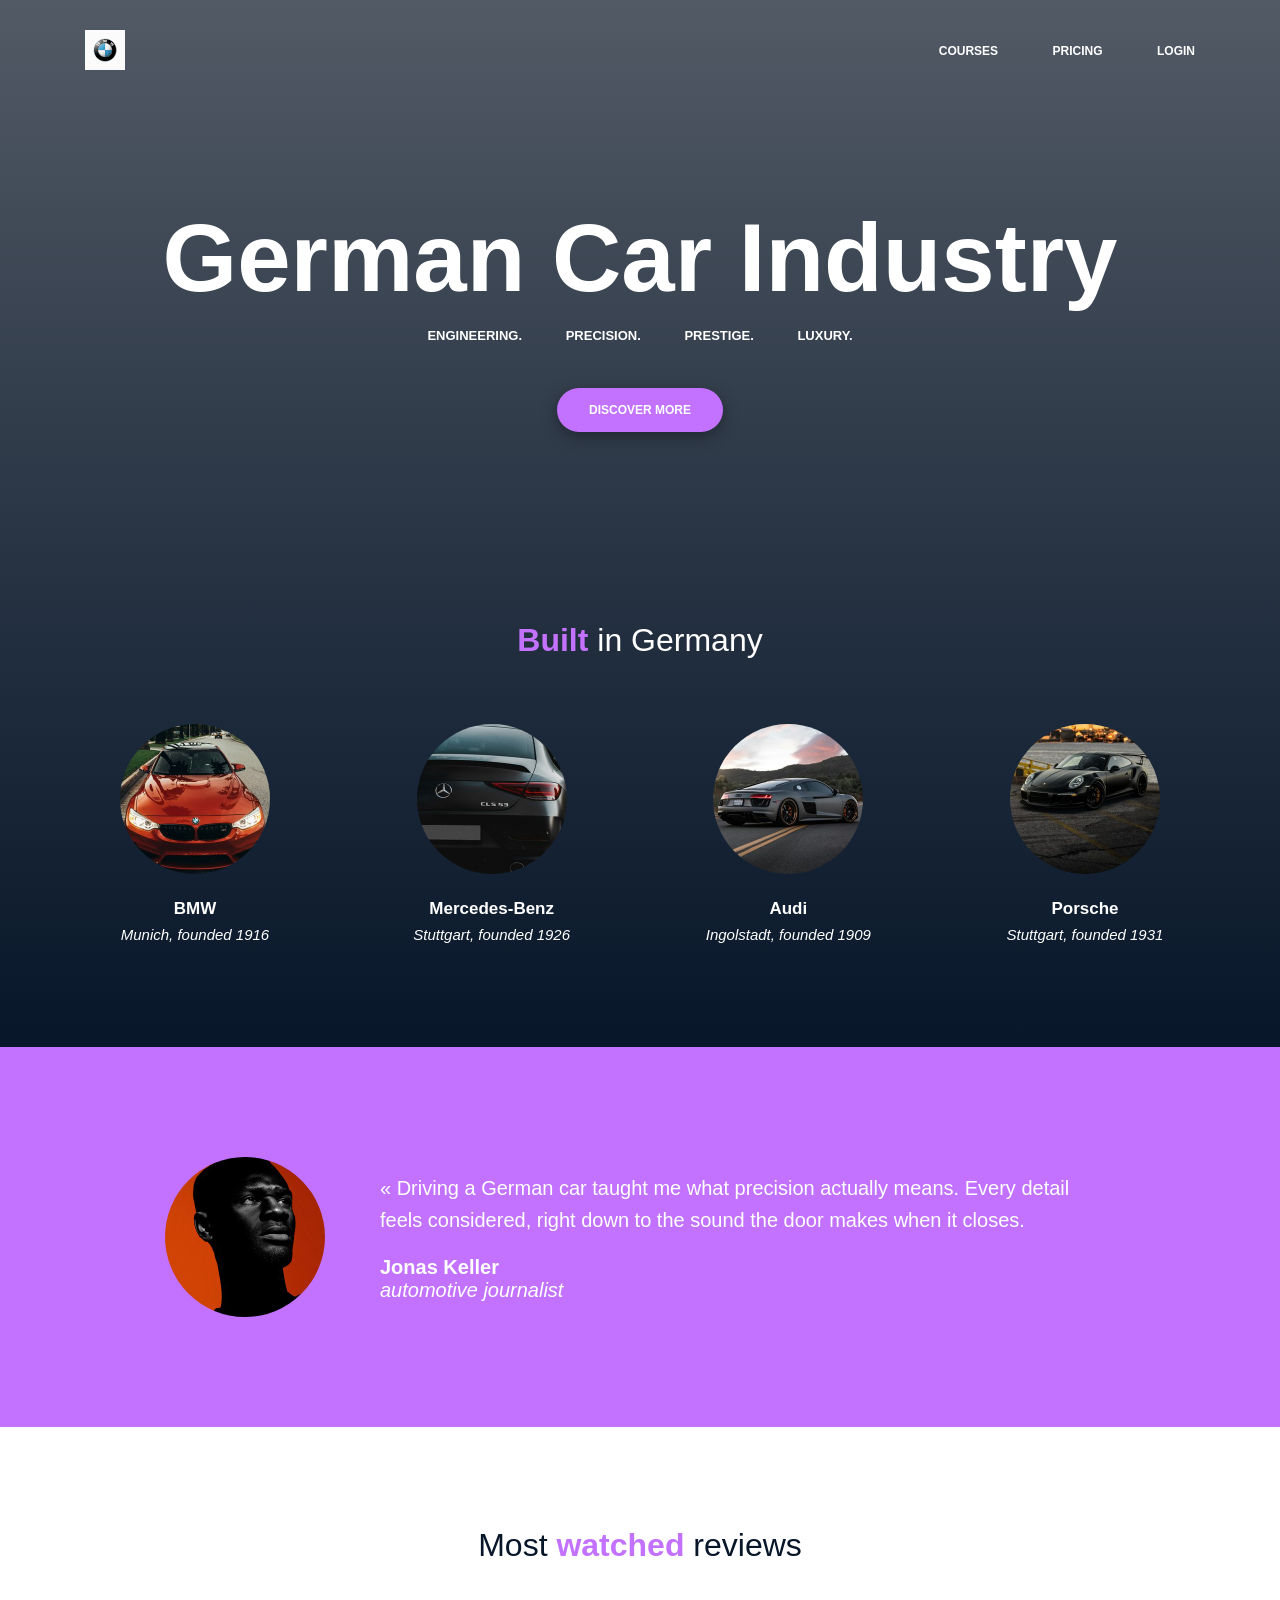
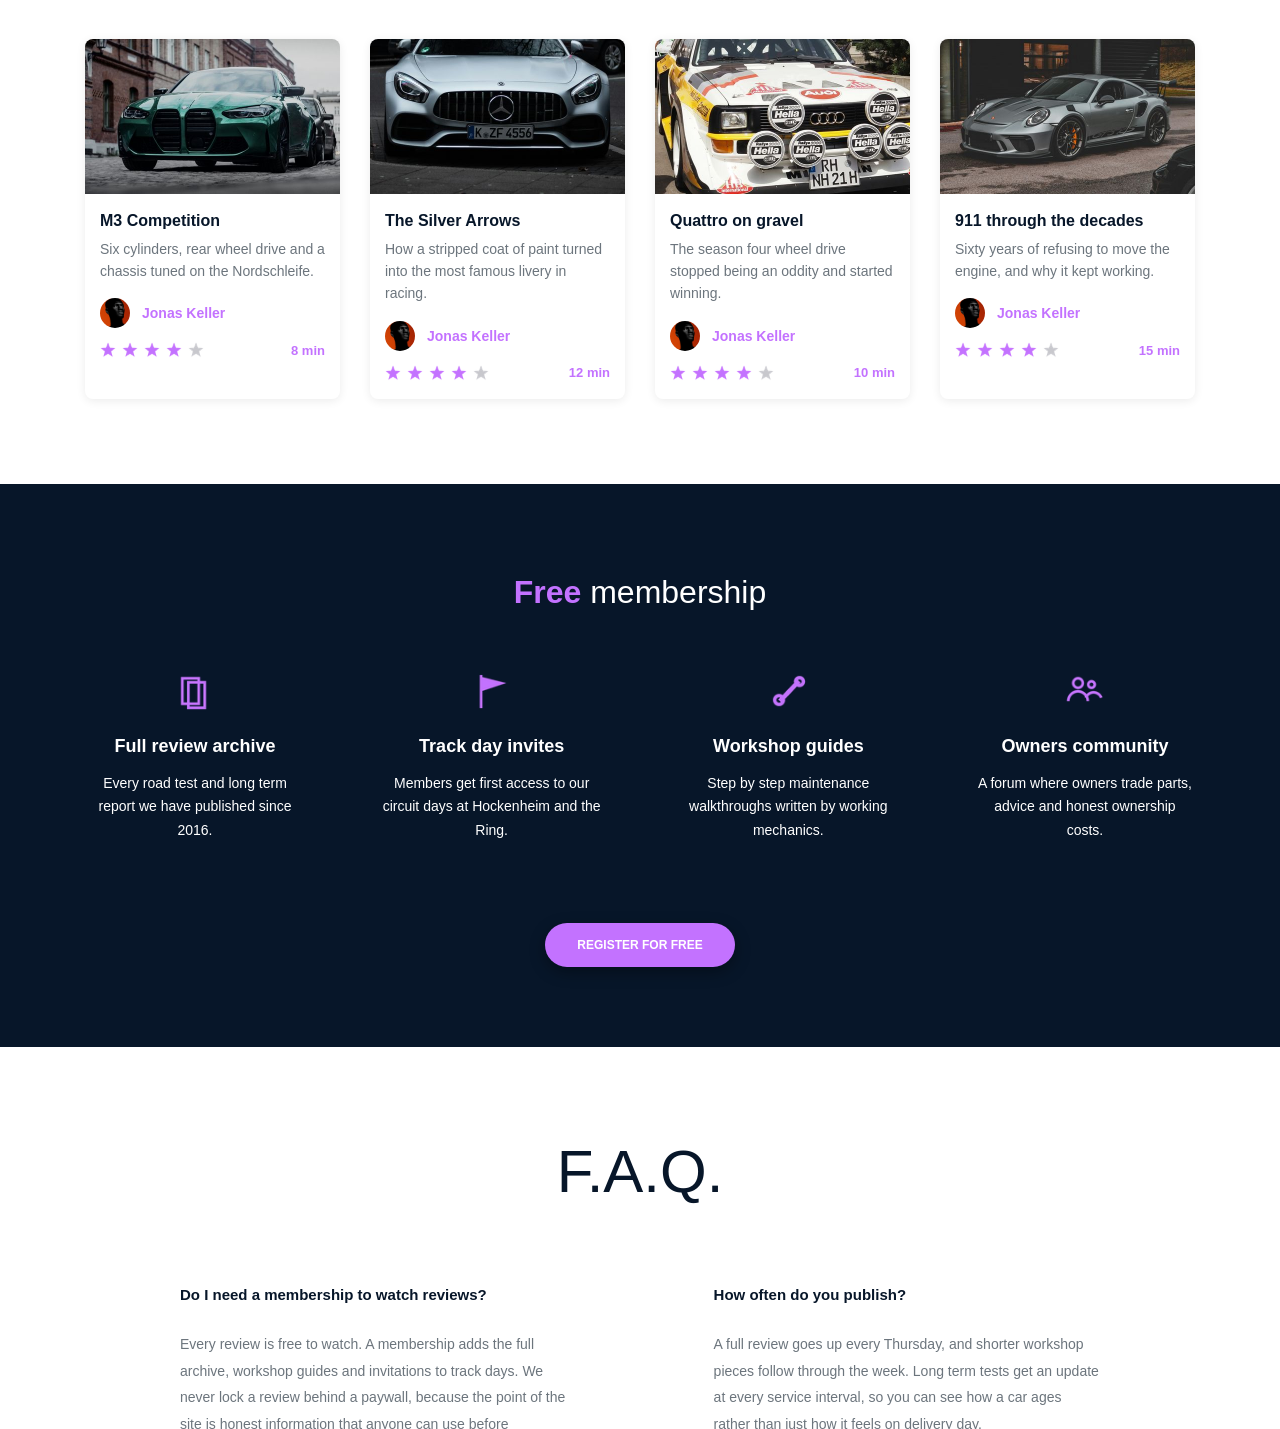
<file: index.html>
<!DOCTYPE html>
<html lang="en">
	<head>
		<title>SmileCar</title>
		<meta charset="UTF-8">
		<meta name="viewport" content="width=device-width, initial-scale=1">
		<meta http-equiv="refresh" content="0; url=css_advanced/">
	</head>
	<body>
		<p>Redirecting to <a href="css_advanced/">SmileCar</a>.</p>
	</body>
</html>
</file>
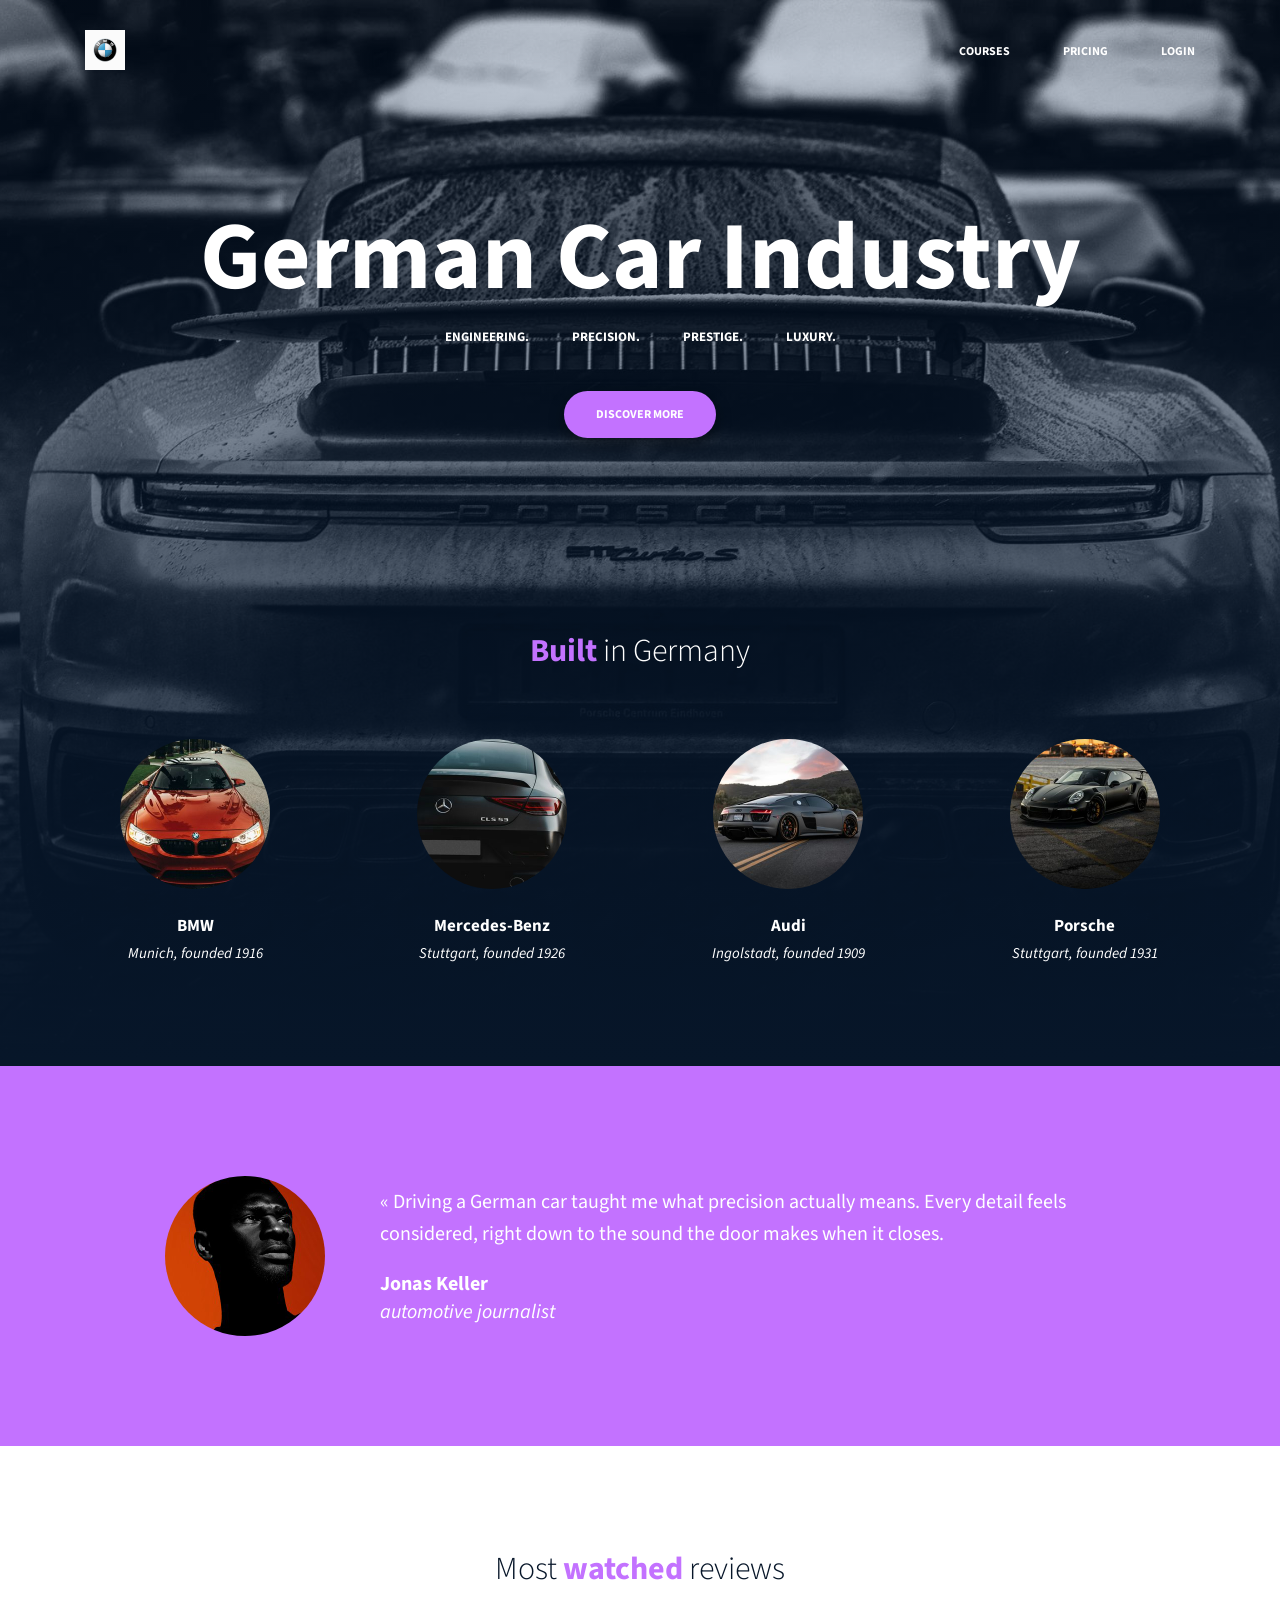
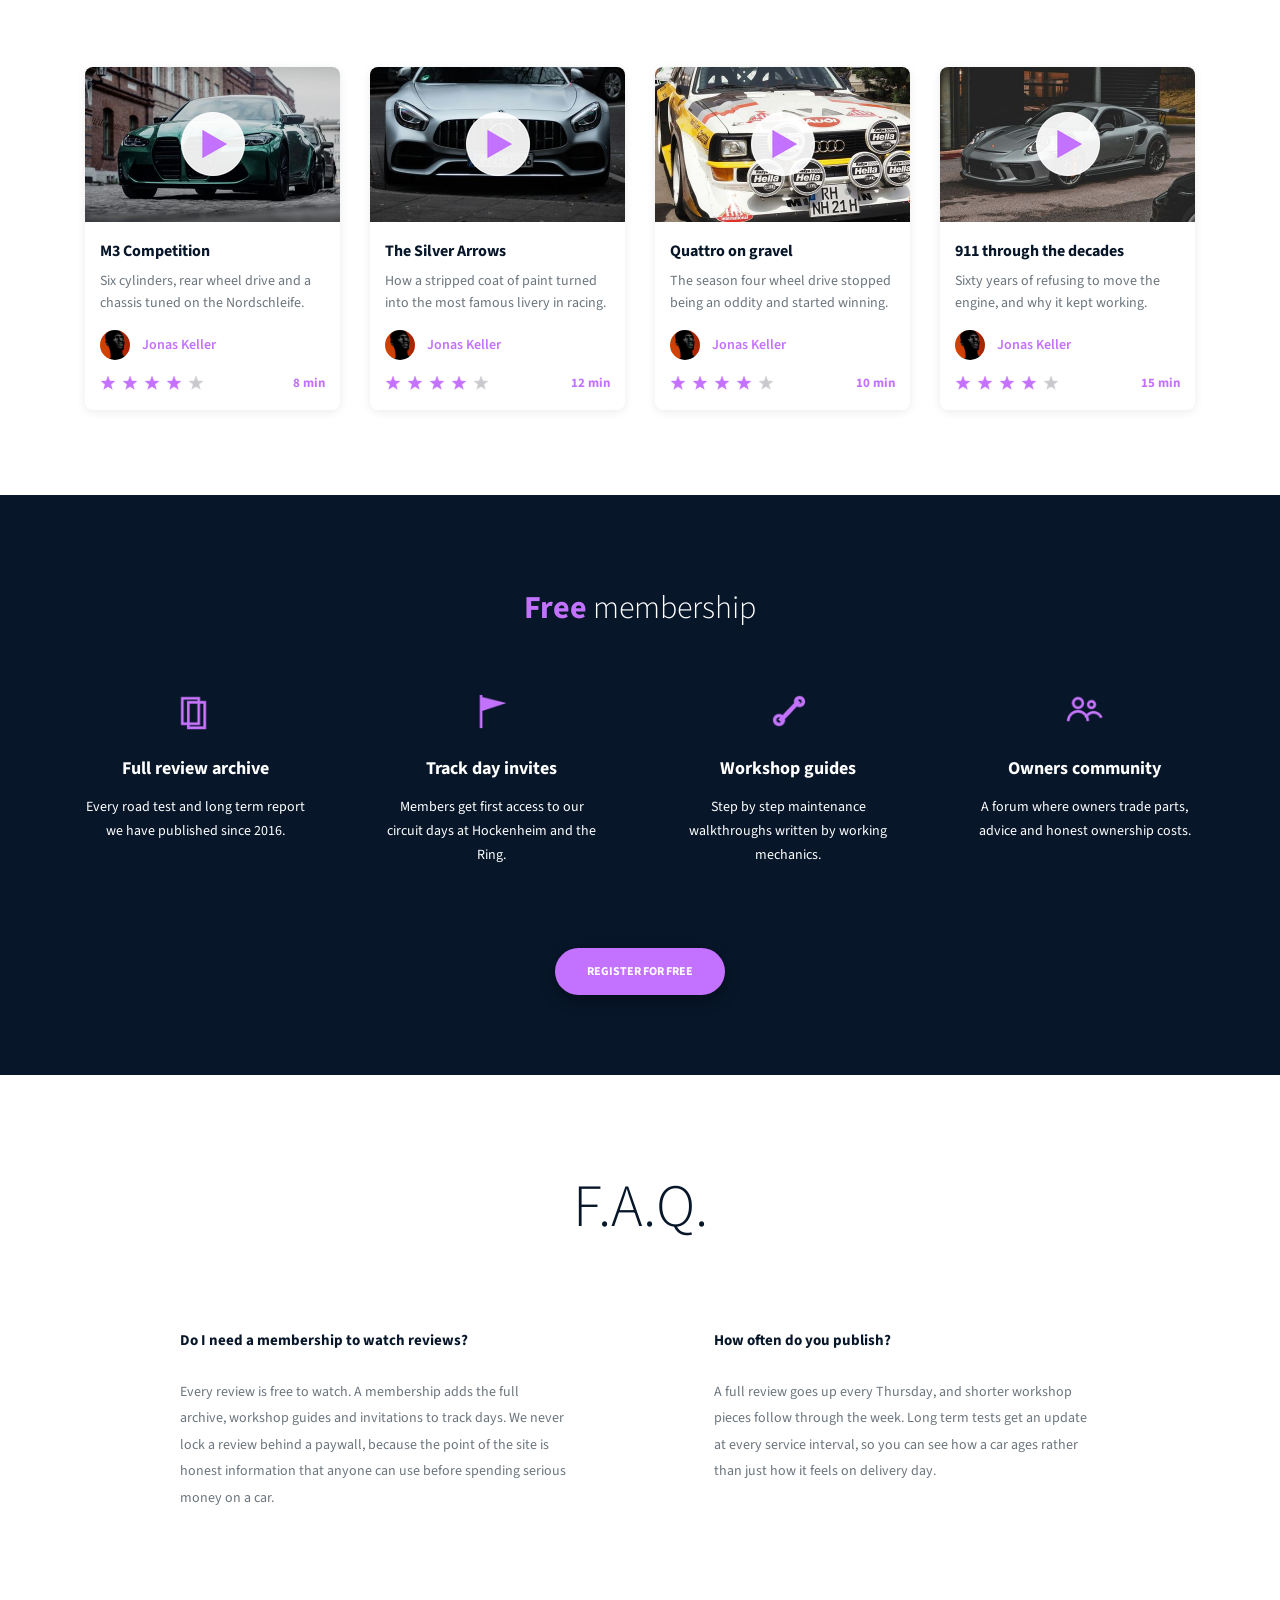
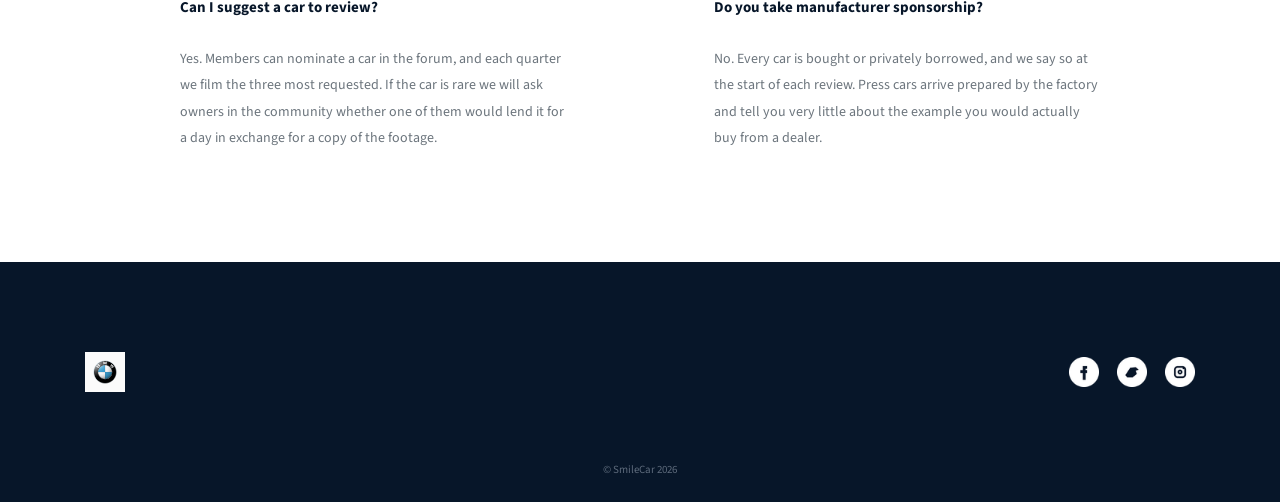
<file: css_advanced/index.html>
<!DOCTYPE html>
<html lang="en">
	<head>
		<title>SmileCar</title>
		<meta charset="UTF-8">
		<meta name="viewport" content="width=device-width, initial-scale=1">
		<link rel="stylesheet" href="styles.css">
	</head>
	<body>
		<header>
			<div class="header-bar">
				<a href="#" class="logo">
					<img src="images/logo.png" alt="SmileCar">
				</a>
				<div class="nav">
					<a href="#">COURSES</a>
					<a href="#">PRICING</a>
					<a href="#">LOGIN</a>
				</div>
			</div>
		</header>
		<main>
			<section class="hero">
				<div class="hero-intro">
					<h1>German Car Industry</h1>
					<p>Engineering. Precision. Prestige. Luxury.</p>
					<button class="btn">DISCOVER MORE</button>
				</div>
				<div class="container">
					<h2><span>Built</span> in Germany</h2>
					<div class="people">
						<div class="person">
							<img src="images/brand-1.jpg" alt="Orange BMW M3">
							<h3>BMW</h3>
							<p>Munich, founded 1916</p>
						</div>
						<div class="person">
							<img src="images/brand-2.jpg" alt="Mercedes-Benz CLS 53 from behind">
							<h3>Mercedes-Benz</h3>
							<p>Stuttgart, founded 1926</p>
						</div>
						<div class="person">
							<img src="images/brand-3.jpg" alt="Audi R8 at sunset">
							<h3>Audi</h3>
							<p>Ingolstadt, founded 1909</p>
						</div>
						<div class="person">
							<img src="images/brand-4.jpg" alt="Black Porsche 911 GT3 RS">
							<h3>Porsche</h3>
							<p>Stuttgart, founded 1931</p>
						</div>
					</div>
				</div>
			</section>
			<section class="quote">
				<div class="container quote-inner">
					<img src="images/reviewer.jpg" alt="Jonas Keller">
					<div>
						<blockquote>&laquo; Driving a German car taught me what precision actually means. Every detail feels considered, right down to the sound the door makes when it closes.</blockquote>
						<p class="quote-name">Jonas Keller</p>
						<p class="quote-role">automotive journalist</p>
					</div>
				</div>
			</section>
			<section class="videos">
				<h1 class="section-title">Most <span>watched</span> reviews</h1>
				<div class="container video-list">
					<div class="video-card">
						<img class="video-thumb" src="images/video-1.jpg" alt="Green BMW M3 Competition on a cobbled street">
						<h2>M3 Competition</h2>
						<p>Six cylinders, rear wheel drive and a chassis tuned on the Nordschleife.</p>
						<div class="author">
							<img src="images/reviewer.jpg" alt="Jonas Keller">
							<h3>Jonas Keller</h3>
						</div>
						<div class="rating">
							<div class="stars">
								<img src="images/star.png" alt="star">
								<img src="images/star.png" alt="star">
								<img src="images/star.png" alt="star">
								<img src="images/star.png" alt="star">
								<img src="images/star-empty.png" alt="star">
							</div>
							<p>8 min</p>
						</div>
					</div>
					<div class="video-card">
						<img class="video-thumb" src="images/video-2.jpg" alt="Silver Mercedes-AMG GT, front view">
						<h2>The Silver Arrows</h2>
						<p>How a stripped coat of paint turned into the most famous livery in racing.</p>
						<div class="author">
							<img src="images/reviewer.jpg" alt="Jonas Keller">
							<h3>Jonas Keller</h3>
						</div>
						<div class="rating">
							<div class="stars">
								<img src="images/star.png" alt="star">
								<img src="images/star.png" alt="star">
								<img src="images/star.png" alt="star">
								<img src="images/star.png" alt="star">
								<img src="images/star-empty.png" alt="star">
							</div>
							<p>12 min</p>
						</div>
					</div>
					<div class="video-card">
						<img class="video-thumb" src="images/video-3.jpg" alt="Audi Sport quattro S1 rally car">
						<h2>Quattro on gravel</h2>
						<p>The season four wheel drive stopped being an oddity and started winning.</p>
						<div class="author">
							<img src="images/reviewer.jpg" alt="Jonas Keller">
							<h3>Jonas Keller</h3>
						</div>
						<div class="rating">
							<div class="stars">
								<img src="images/star.png" alt="star">
								<img src="images/star.png" alt="star">
								<img src="images/star.png" alt="star">
								<img src="images/star.png" alt="star">
								<img src="images/star-empty.png" alt="star">
							</div>
							<p>10 min</p>
						</div>
					</div>
					<div class="video-card">
						<img class="video-thumb" src="images/video-4.jpg" alt="Silver Porsche 911 GT3 RS">
						<h2>911 through the decades</h2>
						<p>Sixty years of refusing to move the engine, and why it kept working.</p>
						<div class="author">
							<img src="images/reviewer.jpg" alt="Jonas Keller">
							<h3>Jonas Keller</h3>
						</div>
						<div class="rating">
							<div class="stars">
								<img src="images/star.png" alt="star">
								<img src="images/star.png" alt="star">
								<img src="images/star.png" alt="star">
								<img src="images/star.png" alt="star">
								<img src="images/star-empty.png" alt="star">
							</div>
							<p>15 min</p>
						</div>
					</div>
				</div>
			</section>
			<section class="membership">
				<h1 class="section-title"><span>Free</span> membership</h1>
				<div class="container member-list">
					<div class="member">
						<img src="images/member-1.png" alt="Magazine icon">
						<h2>Full review archive</h2>
						<p>Every road test and long term report we have published since 2016.</p>
					</div>
					<div class="member">
						<img src="images/member-2.png" alt="Flag icon">
						<h2>Track day invites</h2>
						<p>Members get first access to our circuit days at Hockenheim and the Ring.</p>
					</div>
					<div class="member">
						<img src="images/member-3.png" alt="Spanner icon">
						<h2>Workshop guides</h2>
						<p>Step by step maintenance walkthroughs written by working mechanics.</p>
					</div>
					<div class="member">
						<img src="images/member-4.png" alt="People icon">
						<h2>Owners community</h2>
						<p>A forum where owners trade parts, advice and honest ownership costs.</p>
					</div>
				</div>
				<button class="btn">REGISTER FOR FREE</button>
			</section>
			<section class="faq">
				<h1>F.A.Q.</h1>
				<div class="faq-grid">
					<div class="faq-row">
						<div class="faq-item">
							<h2>Do I need a membership to watch reviews?</h2>
							<p>Every review is free to watch. A membership adds the full archive, workshop guides and invitations to track days. We never lock a review behind a paywall, because the point of the site is honest information that anyone can use before spending serious money on a car.</p>
						</div>
						<div class="faq-item">
							<h2>How often do you publish?</h2>
							<p>A full review goes up every Thursday, and shorter workshop pieces follow through the week. Long term tests get an update at every service interval, so you can see how a car ages rather than just how it feels on delivery day.</p>
						</div>
					</div>
					<div class="faq-row">
						<div class="faq-item">
							<h2>Can I suggest a car to review?</h2>
							<p>Yes. Members can nominate a car in the forum, and each quarter we film the three most requested. If the car is rare we will ask owners in the community whether one of them would lend it for a day in exchange for a copy of the footage.</p>
						</div>
						<div class="faq-item">
							<h2>Do you take manufacturer sponsorship?</h2>
							<p>No. Every car is bought or privately borrowed, and we say so at the start of each review. Press cars arrive prepared by the factory and tell you very little about the example you would actually buy from a dealer.</p>
						</div>
					</div>
				</div>
			</section>
		</main>
		<footer>
			<div class="container">
				<div class="footer-bar">
					<img src="images/logo.png" alt="SmileCar">
					<div class="socials">
						<a href="#">
							<img src="images/facebook.png" alt="Facebook">
						</a>
						<a href="#">
							<img src="images/twitter.png" alt="Twitter">
						</a>
						<a href="#">
							<img src="images/instagram.png" alt="Instagram">
						</a>
					</div>
				</div>
				<p>&copy; SmileCar 2026</p>
			</div>
		</footer>
	</body>
</html>
</file>
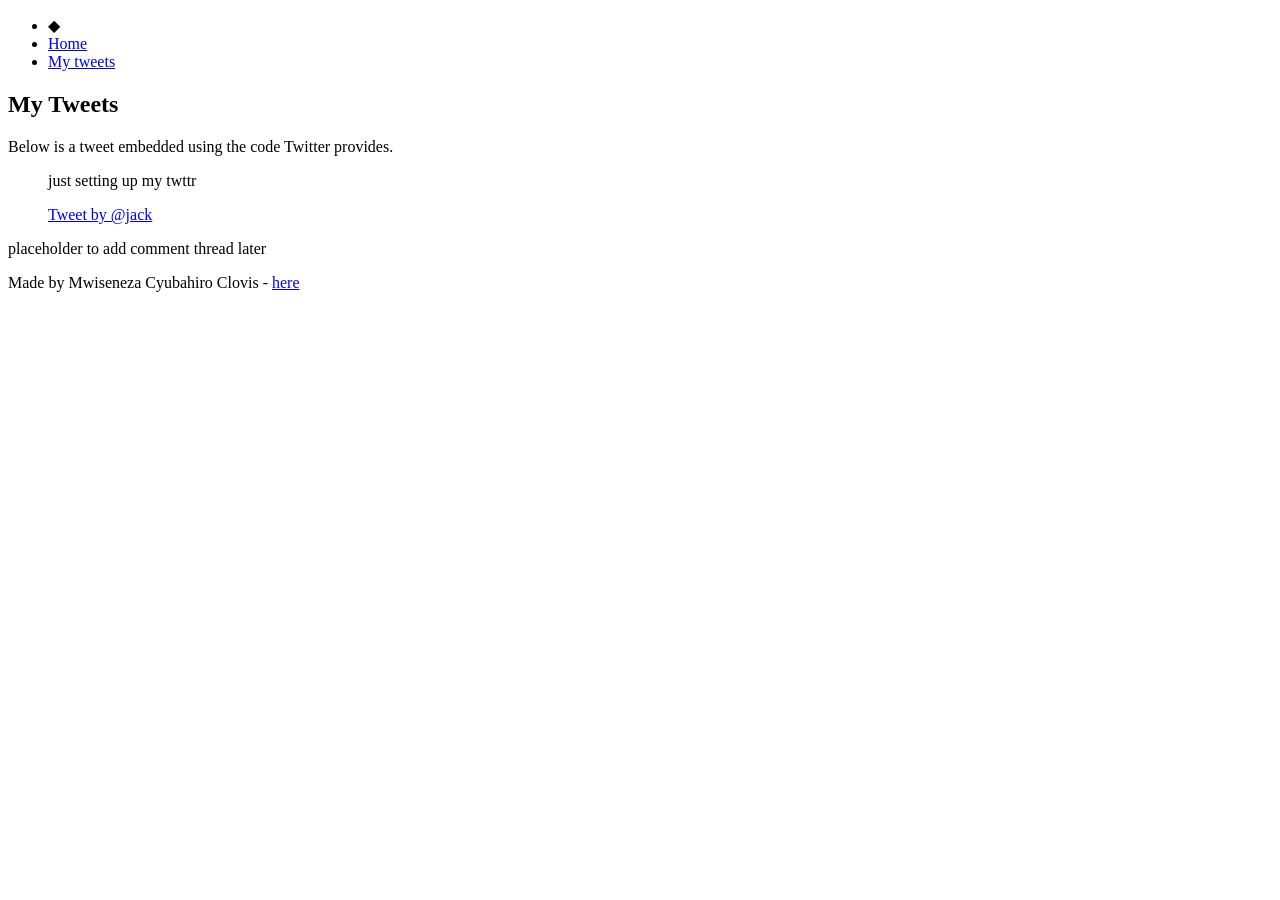
<file: css_basic/tweets.html>
<!DOCTYPE html>
<html lang="en">
	<head>
		<title> My Tweets </title>
		<meta charset="UTF-8">
	</head>
	<body>
		<header>
			<ul>
				<li class="logo">&#9670;</li>
				<li><a href="index.html">Home</a></li>
				<li><a href="tweets.html">My tweets</a></li>
			</ul>
		</header>

		<main>
			<article>
				<h1> My Tweets </h1>
				<p> Below is a tweet embedded using the code Twitter provides. </p>

				<blockquote class="twitter-tweet">
					<p lang="en" dir="ltr">just setting up my twttr</p>
					<a href="https://twitter.com/jack/status/20">Tweet by @jack</a>
				</blockquote>
				<script async src="https://platform.twitter.com/widgets.js"></script>
			</article>

			<aside>
				<p>placeholder to add comment thread later</p>
			</aside>
		</main>

		<footer>
			<p>Made by Mwiseneza Cyubahiro Clovis - <a href="https://www.alueducation.com/" target="_blank">here</a></p>
		</footer>
	</body>
</html>
</file>
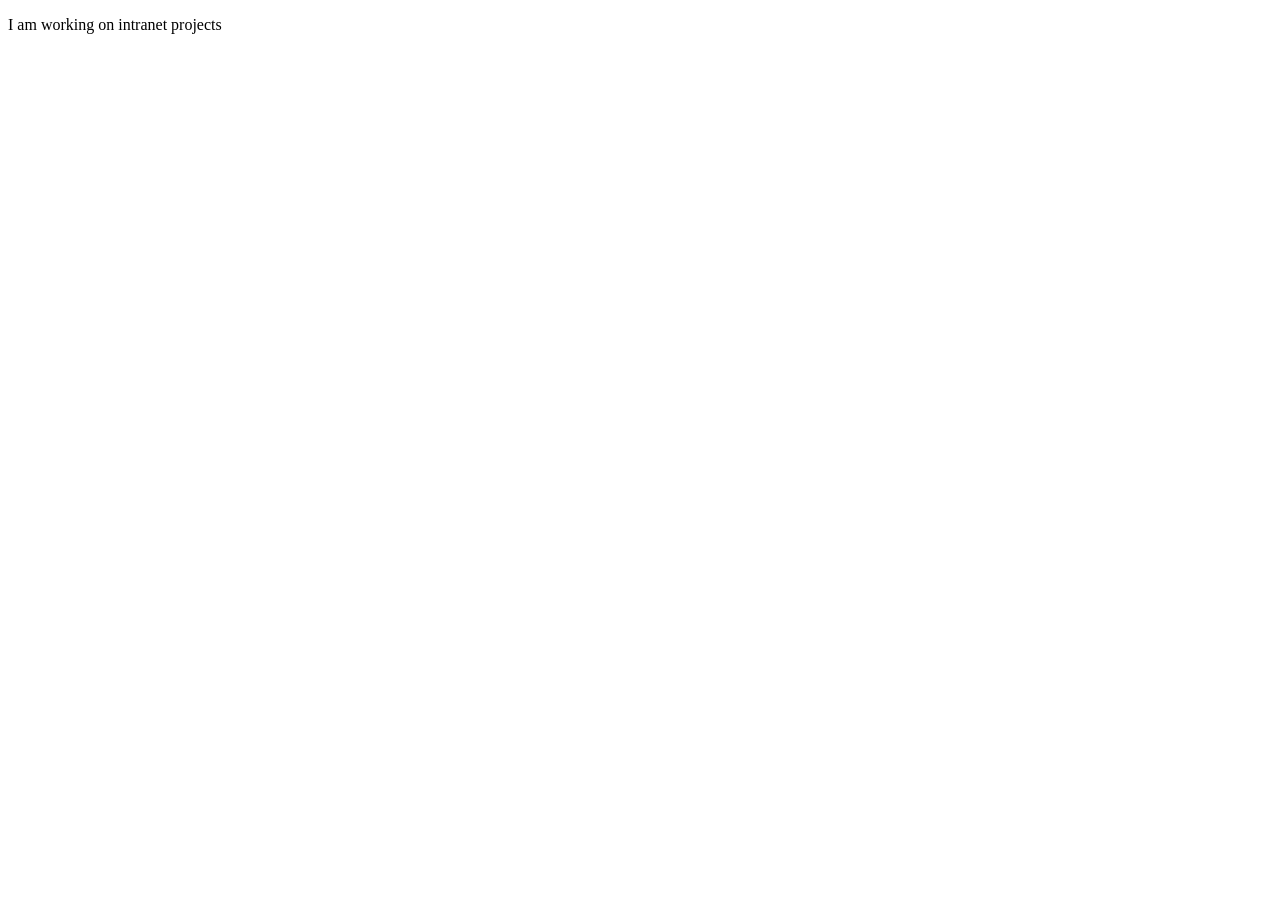
<file: html_basic/base_index.html>
<!DOCTYPE html>
<html lang="en">
                <head>
                        <title> My First Website </title>
                        <meta charset="UTF-8">
                </head>
                <body>
                        <p> I am working on intranet projects </P>
                </body>
</html>
</file>
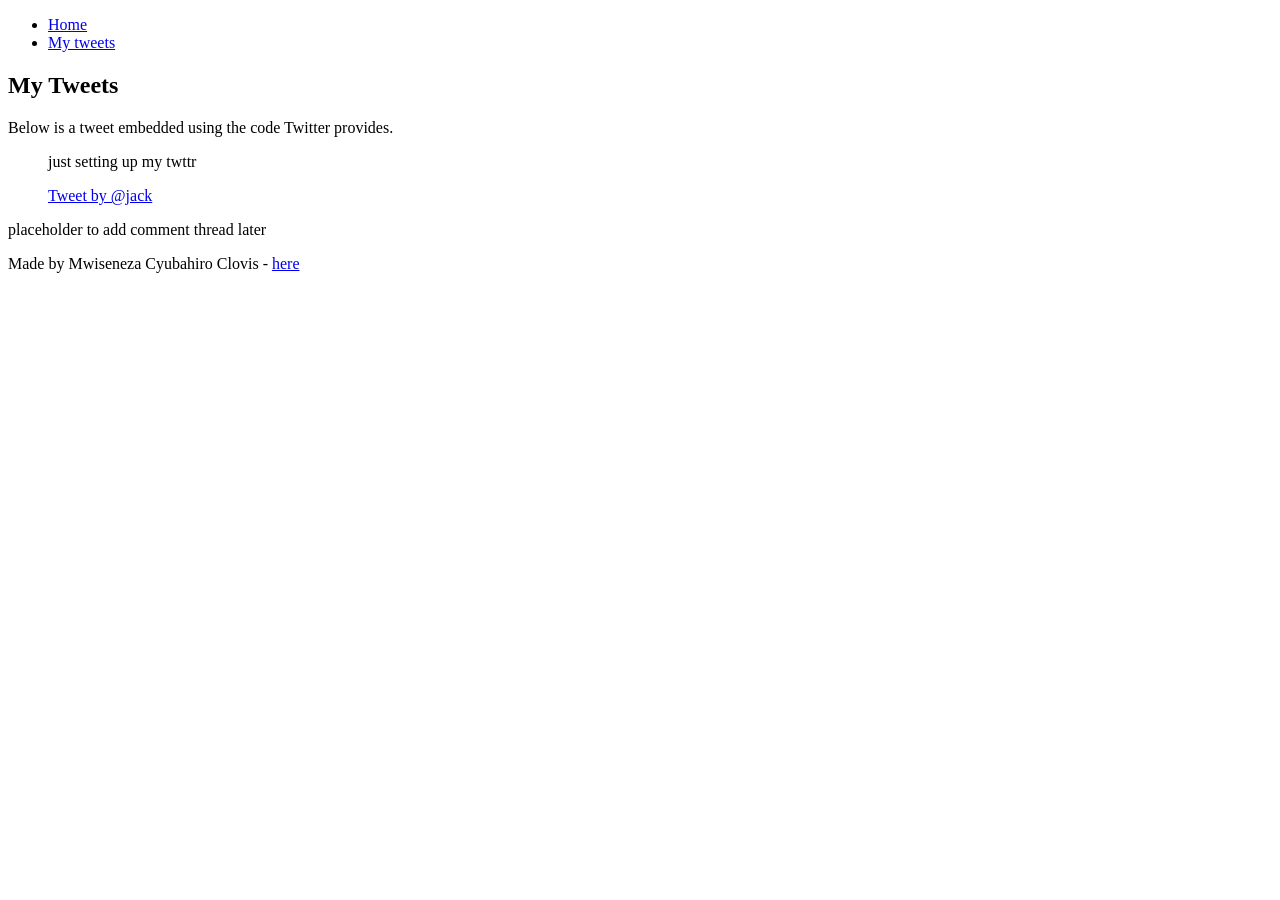
<file: html_basic/tweets.html>
<!DOCTYPE html>
<html lang="en">
	<head>
		<title> My Tweets </title>
		<meta charset="UTF-8">
	</head>
	<body>
		<header>
			<ul>
				<li><a href="index.html">Home</a></li>
				<li><a href="tweets.html">My tweets</a></li>
			</ul>
		</header>

		<main>
			<article>
				<h1> My Tweets </h1>
				<p> Below is a tweet embedded using the code Twitter provides. </p>

				<blockquote class="twitter-tweet">
					<p lang="en" dir="ltr">just setting up my twttr</p>
					<a href="https://twitter.com/jack/status/20">Tweet by @jack</a>
				</blockquote>
				<script async src="https://platform.twitter.com/widgets.js"></script>
			</article>

			<aside>
				<p>placeholder to add comment thread later</p>
			</aside>
		</main>

		<footer>
			<p>Made by Mwiseneza Cyubahiro Clovis - <a href="https://www.alueducation.com/" target="_blank">here</a></p>
		</footer>
	</body>
</html>
</file>
<file: css_advanced/styles.css>
/* ==========================================================
   SmileCar
   Palette taken from the Figma design:
     purple  #C372FF   buttons, highlighted words, author names
     navy    #071629   hero fade, membership and footer
   ========================================================== */

@import url("https://fonts.googleapis.com/css2?family=Source+Sans+Pro:ital,wght@0,300;0,400;0,600;0,700;1,400&display=swap");


/* ---------- Base ---------- */

* {
	box-sizing: border-box;
}

body {
	margin: 0;
	font-family: "Source Sans Pro", "Segoe UI", Arial, sans-serif;
	color: #071629;
}

h1,
h2,
h3,
p,
blockquote {
	margin: 0;
}

img {
	display: block;
}

/* One centred column reused by every section. */
.container {
	width: 90%;
	max-width: 1110px;
	margin: 0 auto;
}

/* The highlighted word in each section title. */
h2 span,
.section-title span {
	color: #C372FF;
	font-weight: 700;
}

/* Shared by both "register" style buttons. */
.btn {
	background: #C372FF;
	color: #ffffff;
	border: none;
	border-radius: 25px;
	padding: 15px 32px;
	font-family: inherit;
	font-size: 12px;
	font-weight: 700;
	text-transform: uppercase;
	box-shadow: 0 5px 15px rgba(0, 0, 0, 0.35);
	cursor: pointer;
}

/* Section titles used by videos and membership. */
.section-title {
	font-size: 32px;
	font-weight: 300;
	text-align: center;
}


/* ---------- Task 2: header ---------- */

/* Sits on top of the hero image rather than above it, so it is
   taken out of the flow and laid over the first section. */
header {
	position: absolute;
	top: 0;
	left: 0;
	right: 0;
	width: 90%;
	max-width: 1110px;
	margin: 0 auto;
	padding-top: 30px;
}

.header-bar {
	display: flex;
	justify-content: space-between;
	align-items: center;
}

.logo img {
	height: 40px;
	width: auto;
}

.nav a {
	color: #ffffff;
	text-decoration: none;
	font-size: 12px;
	font-weight: 700;
	text-transform: uppercase;
	margin-left: 50px;
}


/* ---------- Task 2: banner ---------- */

/* Two background layers: a fade to navy on top, the photo beneath.
   The photo layer uses the luminosity blend mode against a grey
   background colour, which renders any photo in black and white,
   matching the design without editing the image itself. */
.hero {
	background-color: #5f6670;
	background-image:
		linear-gradient(180deg, rgba(7, 22, 41, 0.15) 0%, rgba(7, 22, 41, 0.65) 55%, #071629 100%),
		url("images/hero-bg.jpg");
	background-size: cover;
	background-position: center top;
	background-blend-mode: normal, luminosity;
	color: #ffffff;
	text-align: center;
	padding: 210px 0 100px;
}

.hero-intro h1 {
	font-size: 96px;
	font-weight: 700;
	line-height: 1;
}

.hero-intro p {
	font-size: 13px;
	font-weight: 700;
	text-transform: uppercase;
	word-spacing: 40px;
	margin: 22px 0 45px;
}

.hero h2 {
	font-size: 32px;
	font-weight: 300;
	margin: 190px 0 65px;
}

.people {
	display: flex;
	justify-content: space-between;
}

.person {
	width: 220px;
}

.person img {
	width: 150px;
	height: 150px;
	border-radius: 50%;
	object-fit: cover;
	margin: 0 auto 25px;
}

.person h3 {
	font-size: 17px;
	font-weight: 700;
}

.person p {
	font-size: 15px;
	font-style: italic;
	line-height: 1.5;
	margin-top: 5px;
}


/* ---------- Task 3: quote ---------- */

.quote {
	background: #C372FF;
	color: #ffffff;
	padding: 110px 0;
}

.quote-inner {
	display: flex;
	align-items: center;
	justify-content: center;
	max-width: 950px;
}

.quote-inner img {
	width: 160px;
	height: 160px;
	border-radius: 50%;
	object-fit: cover;
	flex-shrink: 0;
	margin-right: 55px;
}

.quote blockquote {
	font-size: 20px;
	line-height: 1.6;
	margin-bottom: 20px;
}

.quote-name {
	font-size: 20px;
	font-weight: 700;
}

.quote-role {
	font-size: 20px;
	font-style: italic;
}


/* ---------- Task 4: videos ---------- */

.videos {
	background: #ffffff;
	padding: 100px 0 85px;
}

.videos .section-title {
	margin-bottom: 75px;
}

.video-list {
	display: flex;
	justify-content: space-between;
}

/* position: relative makes the card the reference point for the
   play icon, which is drawn over the thumbnail with ::before. */
.video-card {
	position: relative;
	width: 255px;
	border-radius: 8px;
	overflow: hidden;
	box-shadow: 0 2px 10px rgba(0, 0, 0, 0.08);
	padding-bottom: 18px;
}

.video-thumb {
	width: 100%;
	height: 155px;
	object-fit: cover;
}

/* An <img> cannot hold a ::before of its own, so the icon hangs off
   the card instead, centred on the thumbnail's midpoint. */
.video-card::before {
	content: "";
	position: absolute;
	top: 77px;
	left: 50%;
	width: 64px;
	height: 64px;
	transform: translate(-50%, -50%);
	background: url("images/play.png") center / contain no-repeat;
}

.video-card h2 {
	font-size: 16px;
	font-weight: 700;
	margin: 18px 15px 8px;
}

.video-card > p {
	font-size: 14px;
	line-height: 1.6;
	color: #6c757d;
	margin: 0 15px 16px;
}

.author {
	display: flex;
	align-items: center;
	margin: 0 15px 14px;
}

.author img {
	width: 30px;
	height: 30px;
	border-radius: 50%;
	object-fit: cover;
	margin-right: 12px;
}

.author h3 {
	font-size: 14px;
	font-weight: 600;
	color: #C372FF;
}

.rating {
	display: flex;
	justify-content: space-between;
	align-items: center;
	margin: 0 15px;
}

.stars {
	display: flex;
}

.stars img {
	width: 16px;
	height: 16px;
	margin-right: 6px;
}

.rating p {
	font-size: 13px;
	font-weight: 700;
	color: #C372FF;
}


/* ---------- Task 5: membership ---------- */

.membership {
	background: #071629;
	color: #ffffff;
	text-align: center;
	padding: 90px 0 80px;
}

.membership .section-title {
	margin-bottom: 55px;
}

.member-list {
	display: flex;
	justify-content: space-between;
}

.member {
	width: 220px;
}

.member img {
	width: 50px;
	height: 50px;
	margin: 0 auto 20px;
}

.member h2 {
	font-size: 18px;
	font-weight: 700;
	margin-bottom: 15px;
}

.member p {
	font-size: 14px;
	line-height: 1.7;
}

.membership .btn {
	margin-top: 80px;
}


/* ---------- Task 6: FAQ ---------- */

.faq {
	background: #ffffff;
	padding: 90px 0 110px;
}

.faq h1 {
	font-size: 60px;
	font-weight: 300;
	text-align: center;
	margin-bottom: 80px;
}

.faq-grid {
	width: 90%;
	max-width: 920px;
	margin: 0 auto;
}

.faq-row {
	display: flex;
	justify-content: space-between;
}

.faq-row + .faq-row {
	margin-top: 85px;
}

.faq-item {
	width: 42%;
}

.faq-item h2 {
	font-size: 15px;
	font-weight: 700;
	margin-bottom: 28px;
}

.faq-item p {
	font-size: 14px;
	line-height: 1.9;
	color: #6c757d;
}


/* ---------- Task 7: footer ---------- */

footer {
	background: #071629;
	color: #ffffff;
	padding: 90px 0 25px;
}

.footer-bar {
	display: flex;
	justify-content: space-between;
	align-items: center;
}

.footer-bar > img {
	height: 40px;
	width: auto;
}

.socials {
	display: flex;
}

.socials a {
	margin-left: 18px;
}

.socials img {
	width: 30px;
	height: 30px;
}

footer p {
	text-align: center;
	font-size: 11px;
	color: #5e6b7c;
	margin-top: 70px;
}


/* ---------- Small screens ----------
   Not part of the checklist, but the page goes live in task 8 and
   will be opened on phones. Rows stack instead of squashing. */

@media (max-width: 900px) {
	.hero-intro h1 {
		font-size: 56px;
	}

	.hero-intro p {
		word-spacing: 10px;
	}

	.hero h2 {
		margin-top: 110px;
	}

	.people,
	.video-list,
	.member-list,
	.faq-row,
	.quote-inner {
		flex-direction: column;
		align-items: center;
	}

	.person,
	.video-card,
	.member,
	.faq-item {
		width: 100%;
		max-width: 320px;
		margin-bottom: 40px;
	}

	.quote-inner {
		text-align: center;
	}

	.quote-inner img {
		margin: 0 0 30px;
	}

	.nav a {
		margin-left: 20px;
	}
}
</file>
